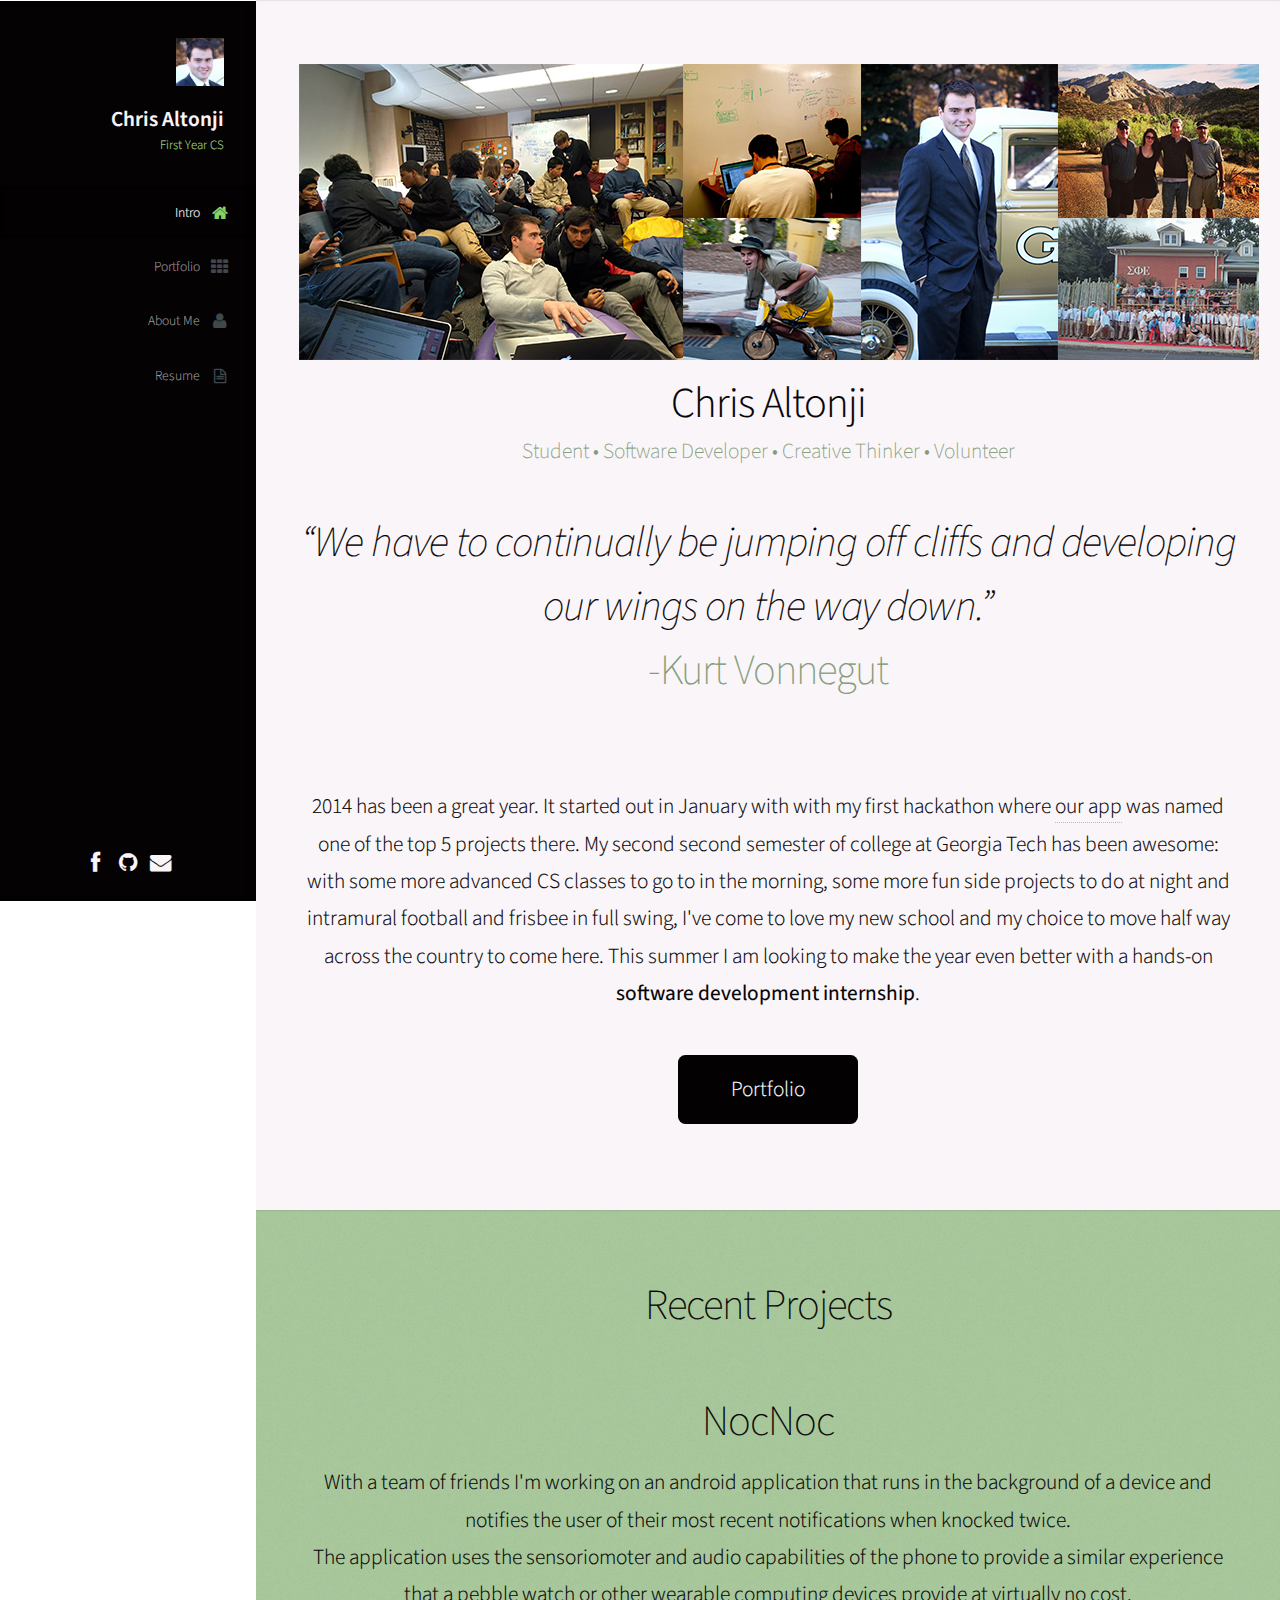
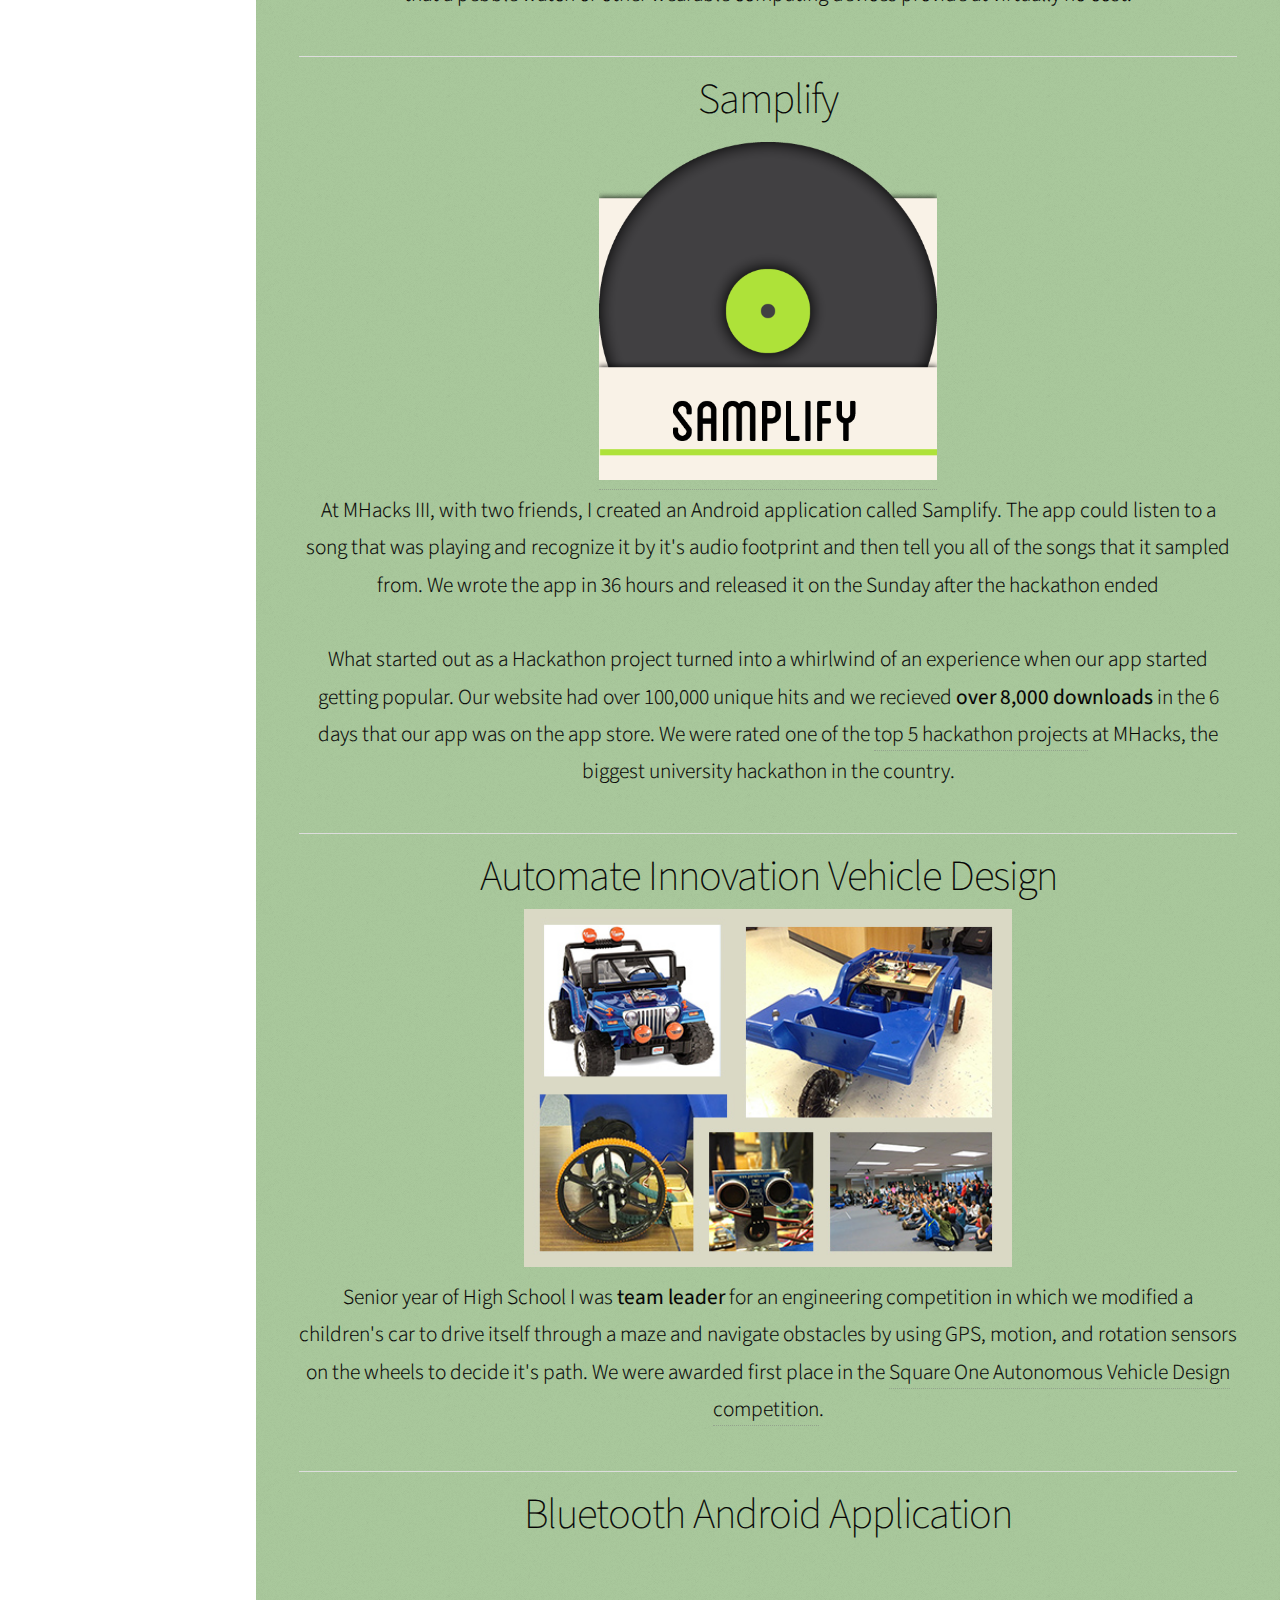
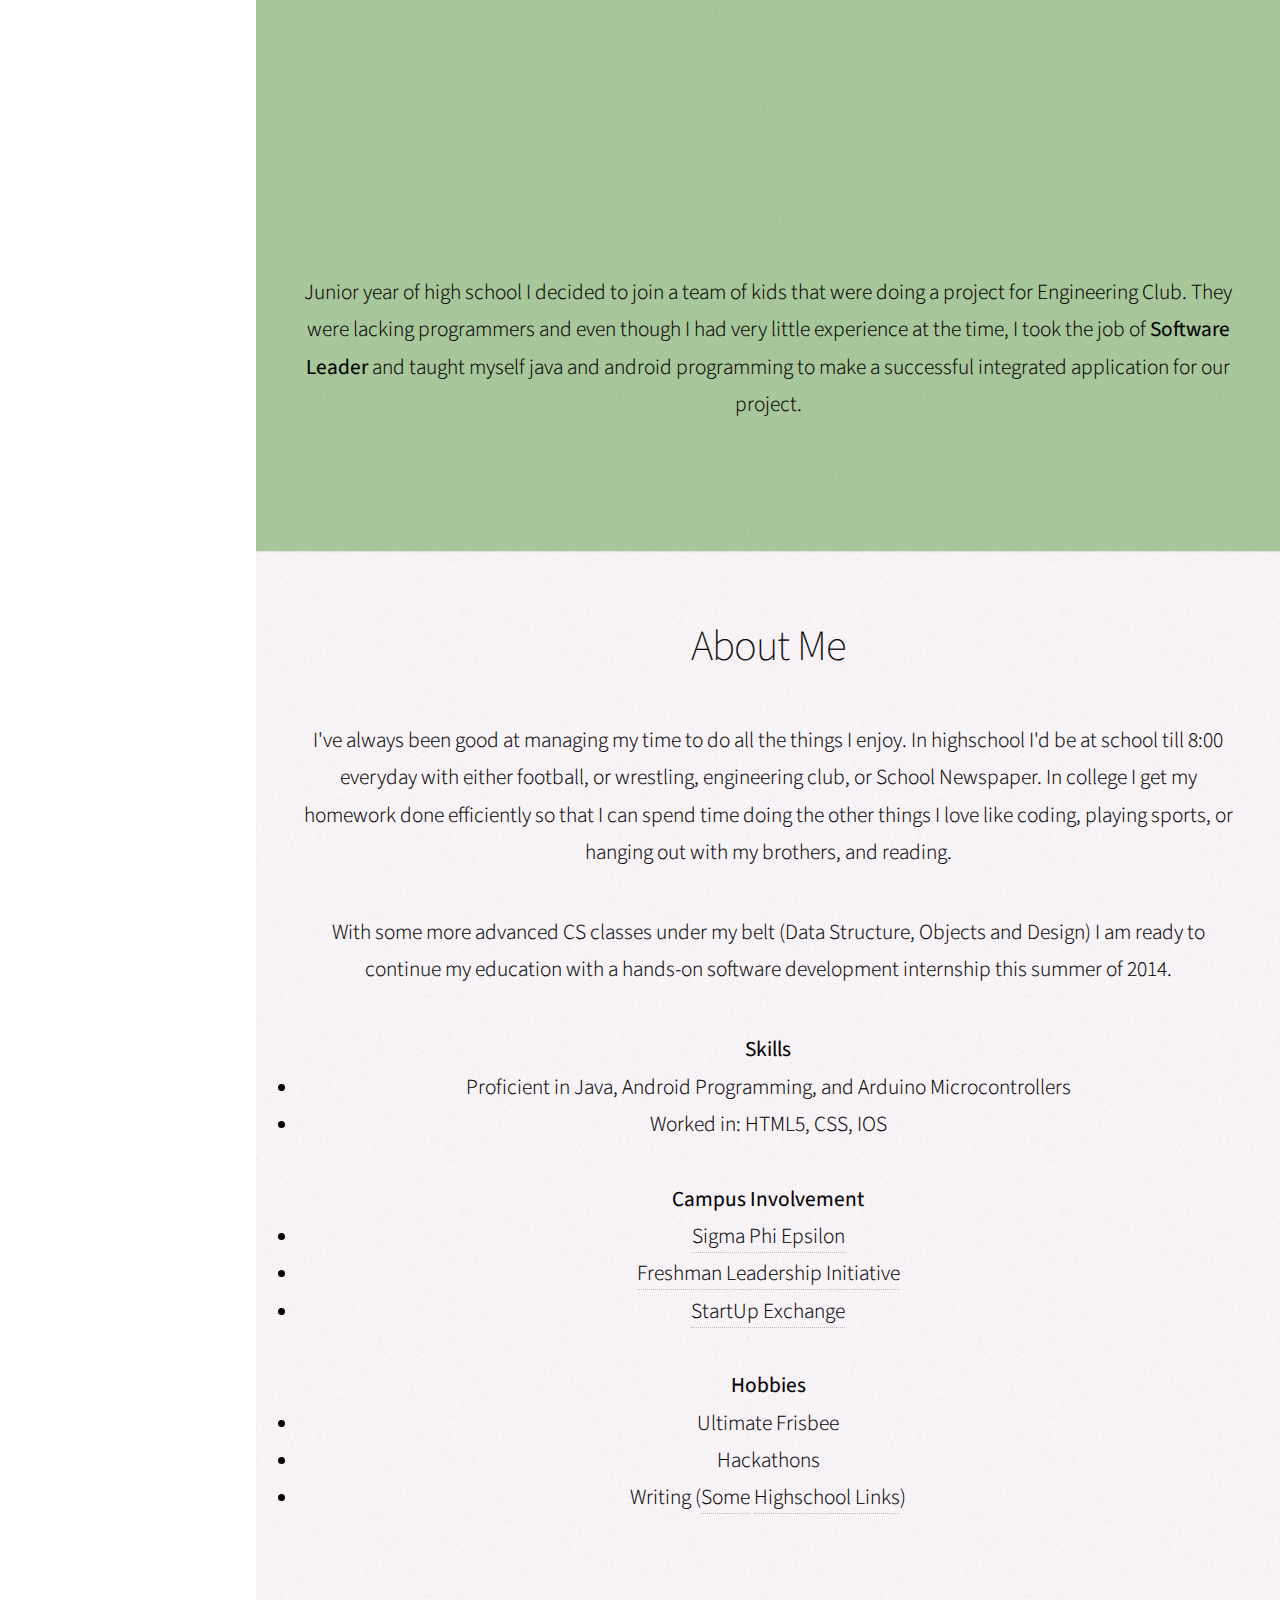
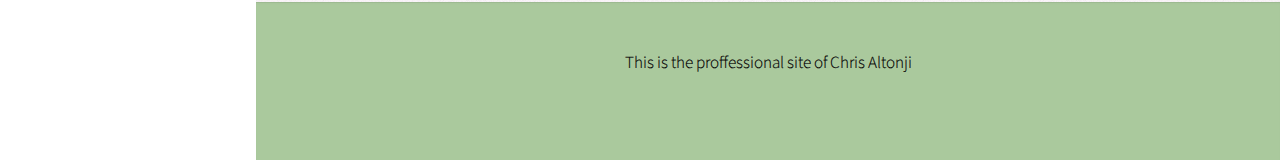
<file: index.html>
<!DOCTYPE HTML>
<!--
	Prologue 1.2 by HTML5 UP
	html5up.net | @n33co
	Free for personal and commercial use under the CCA 3.0 license (html5up.net/license)
-->
<html>
	<head>
		<title>Altonji, Chris</title>
		<link rel="shortcut icon" href="/favicon.ico" type="image/x-icon">
		<link rel="icon" href="/favicon.ico" type="image/x-icon">
		<meta http-equiv="content-type" content="text/html; charset=utf-8" />
		<meta name="description" content="" />
		<meta name="keywords" content="" />
		<link href="http://fonts.googleapis.com/css?family=Source+Sans+Pro:200,300,400,600" rel="stylesheet" type="text/css" />
		<!--[if lte IE 8]><script src="js/html5shiv.js"></script><![endif]-->
		<script src="js/jquery.min.js"></script>
		<script src="js/skel.min.js"></script>
		<script src="js/skel-panels.min.js"></script>
		<script src="js/init.js"></script>
		<noscript>
			<link rel="stylesheet" href="css/skel-noscript.css" />
			<link rel="stylesheet" href="css/style.css" />
			<link rel="stylesheet" href="css/style-wide.css" />
		</noscript>
		<!--[if lte IE 9]><link rel="stylesheet" href="css/ie9.css" /><![endif]-->
		<!--[if lte IE 8]><link rel="stylesheet" href="css/ie8.css" /><![endif]-->
	</head>
	<body>

		<!-- Header -->
			<div id="header" class="skel-panels-fixed">

				<div class="top">

					<!-- Logo -->
						<div id="logo">
							<span class="image avatar48"><img src="images/headshot.png" alt="" /></span>
							<h1 id="title">Chris Altonji</h1>
							<span class="byline">First Year CS</span>
						</div>

					<!-- Nav -->
						<nav id="nav">
							<!--
							
								Prologue's nav expects links in one of two formats:
								
								1. Hash link (scrolls to a different section within the page)
								
								   <li><a href="#foobar" id="foobar-link" class="skel-panels-ignoreHref"><span class="fa fa-whatever-icon-you-want">Foobar</span></a></li>

								2. Standard link (sends the user to another page/site)

								   <li><a href="http://foobar.tld"><span class="fa fa-whatever-icon-you-want">Foobar</span></a></li>
							
							-->
							<ul>
								<li><a href="#top" id="top-link" class="skel-panels-ignoreHref"><span class="fa fa-home">Intro</span></a></li>
								<li><a href="#portfolio" id="portfolio-link" class="skel-panels-ignoreHref"><span class="fa fa-th">Portfolio</span></a></li>
								<li><a href="#about" id="about-link" class="skel-panels-ignoreHref"><span class="fa fa-user">About Me</span></a></li>
								<li><a href="./images/ResumeForSummer2014.pdf" id="contact-link" class="skel-panels-ignoreHref"><span class="fa fa-file-text-o">Resume</span></a></li>
							</ul>
						</nav>
						
				</div>
				
				<div class="bottom">

					<!-- Social Icons -->
						<ul class="icons">
							<!--<li><a href="#" class="fa fa-twitter solo"><span>Twitter</span></a></li>-->
							<li><a href="https://www.facebook.com/chris.altonji" class="fa fa-facebook solo"><span>Facebook</span></a></li>
							<li><a href="https://github.com/caltonji" class="fa fa-github solo"><span>Github</span></a></li>
							<!--<li><a href="#" class="fa fa-dribbble solo"><span>Dribbble</span></a></li>-->
							<li><a href="mailto:caltonji@gatech.edu" class="fa fa-envelope solo"><span>Email</span></a></li>
						</ul>
				
				</div>
			
			</div>

		<!-- Main -->
			<div id="main">
			
				<!-- Intro -->
					<section id="top" class="one">
						<div class="container">

							<img class="image featured"><img src="images/altonji_collage.jpg" alt="" /></img>

							<header>
								<h2 class="alt"><strong>Chris Altonji</strong></h2>
								<h1 class = "alt">Student • Software Developer • Creative Thinker • Volunteer</h1>
							</header>
							<div class="quote">
								<h2 class = "quote">“We have to continually be jumping off cliffs and developing our wings on the way down.”<h2>
								<p class = "quote">-Kurt Vonnegut</p>
							</div>

							<p>2014 has been a great year.  It started out in January with with my first hackathon where <a href="#samplify" class="link scrolly">our app</a> was named one of the top 5 projects there. My second second semester of college at Georgia Tech has been awesome: with some more advanced CS classes to go to in the morning, some more fun side projects to do at night and intramural football and frisbee in full swing, I've come to love my new school and my choice to move half way across the country to come here. This summer I am looking to make the year even better with a hands-on <strong>software development internship</strong>.</p>

							<footer>
								<a href="#portfolio" class="button scrolly">Portfolio</a>
							</footer>

						</div>
					</section>
					
				<!-- Portfolio -->
					<section id="portfolio" class="two">
						<div class="container">
					
							<header style="padding-bottom: 10px;">
								<h2>Recent Projects</h2>
							</header>

							<h2 style="padding-bottom: 10px;">NocNoc</h2>
							<p>With a team of friends I'm working on an android application that runs in the background of a device and notifies the user of their most recent notifications when knocked twice.<br> The application uses the sensoriomoter and audio capabilities of the phone to provide a similar experience that a pebble watch or other wearable computing devices provide at virtually no cost.<p/>

							<hr />

							<h2 style="padding-bottom: 10px;" id="samplify">Samplify</h2>
							<a href="http://sampleface.co.uk/samples/samplify-app-identifies-samples-songs/"><img src="images/samplifylogo.png" style="width:36%; height:36%; margin: 0 auto;" alt="" /></a>

							<p>At MHacks III, with two friends, I created an Android application called Samplify. The app could listen to a song that was playing and recognize it by it's audio footprint and then tell you all of the songs that it sampled from. We wrote the app in 36 hours and released it on the Sunday after the hackathon ended<br><br>What started out as a Hackathon project turned into a whirlwind of an experience when our app started getting popular. Our website had over 100,000 unique hits and we recieved <strong>over 8,000 downloads</strong> in the 6 days that our app was on the app store.  We were rated one of the <a href="http://www.internmatch.com/blog/5-hacks-epic-university-hackathon">top 5 hackathon projects</a> at MHacks, the biggest university hackathon in the country.


							<hr />

							<h2>Automate Innovation Vehicle Design</h2>

							<img border="0" src="images/aivd_collage.jpg" alt="AIVD Collage" style="width:52%; height:52%; margin: 0 auto;">

							<p>Senior year of High School I was <strong>team leader</strong> for an engineering competition in which we modified a children's car to drive itself through a maze and navigate obstacles by using GPS, motion, and rotation sensors on the wheels to decide it's path. We were awarded first place in the <a href="http://www.squareonenetwork.org/innovative-vehicle-design/autonomous-innovative-vehicle-design-challenge/">Square One Autonomous Vehicle Design competition</a>.<p/>
							<hr />

							<h2>Bluetooth Android Application</h2>

							<iframe width="560" height="315" src="//www.youtube.com/embed/77-4PqFyEw8?rel=0" frameborder="0" allowfullscreen></iframe>

							<p>Junior year of high school I decided to join a team of kids that were doing a project for Engineering Club.  They were lacking programmers and even though I had very little experience at the time, I took the job of <strong>Software Leader</strong> and taught myself java and android programming to make a successful integrated application for our project.<p>
						<!--	<div class="row">
								<div class="4u">
									<article class="item">
										<a href="http://ineedchemicalx.deviantart.com/art/A-million-suns-384369739" class="image full"><img src="images/pic02.jpg" alt="" /></a>
										<header>
											<h3>Ipsum Feugiat</h3>
										</header>
									</article>
									<article class="item">
										<a href="http://ineedchemicalx.deviantart.com/art/Mind-is-a-clear-stage-375431607" class="image full"><img src="images/pic03.jpg" alt="" /></a>
										<header>
											<h3>Rhoncus Semper</h3>
										</header>
									</article>
								</div>
								<div class="4u">
									<article class="item">
										<a href="http://ineedchemicalx.deviantart.com/art/You-really-got-me-345249340" class="image full"><img src="images/pic04.jpg" alt="" /></a>
										<header>
											<h3>Magna Nullam</h3>
										</header>
									</article>
									<article class="item">
										<a href="http://ineedchemicalx.deviantart.com/art/Ad-infinitum-354203162" class="image full"><img src="images/pic05.jpg" alt="" /></a>
										<header>
											<h3>Natoque Vitae</h3>
										</header>
									</article>
								</div>
								<div class="4u">
									<article class="item">
										<a href="http://ineedchemicalx.deviantart.com/art/Elysium-355393900" class="image full"><img src="images/pic06.jpg" alt="" /></a>
										<header>
											<h3>Dolor Penatibus</h3>
										</header>
									</article>
									<article class="item">
										<a href="http://ineedchemicalx.deviantart.com/art/Emperor-of-the-Stars-370265193" class="image full"><img src="images/pic07.jpg" alt="" /></a>
										<header>
											<h3>Orci Convallis</h3>
										</header>
									</article>
								</div>
							</div>	
					-->
						</div>
					</section>
				

				<!-- About Me -->
					<section id="about" class="three">
						<div class="container">

							<header>
								<h2 style="margin: 0 auto;">About Me</h2>
							</header>

							<p>I've always been good at managing my time to do all the things I enjoy. In highschool I'd be at school till 8:00 everyday with either football, or wrestling, engineering club, or School Newspaper. In college I get my homework done efficiently so that I can spend time doing the other things I love like coding, playing sports, or hanging out with my brothers, and reading.</p>


							<p>With some more advanced CS classes under my belt (Data Structure, Objects and Design) I am ready to continue my education with a hands-on software development internship this summer of 2014.</p>

							<!-- <a href="http://ineedchemicalx.deviantart.com/art/Pasadena-357650036" class="image featured"><img src="images/pic08.jpg" alt="" /></a> -->
							<strong>Skills</strong>
							<ul.circle>
							<li>Proficient in Java, Android Programming, and Arduino Microcontrollers</li>
							<li>Worked in: HTML5, CSS, IOS</li>
							</ul>

							<br>

							<strong>Campus Involvement</strong>
							<ul.circle>
							<li><a href="http://www.sigep.ga/">Sigma Phi Epsilon</a></li>
							<li><a href="http://gtsf.gatech.edu/get-involved/join-committee/freshman-leadership-initiative?destination=node/39">Freshman Leadership Initiative</a></li>
							<li><a href="http://startupexchange.gatech.edu/">StartUp Exchange</a></li>
							</ul>

							<br>
							<strong>Hobbies</strong>
							<ul.circle>
							<li>Ultimate Frisbee</li>
							<li>Hackathons</li>
							<li>Writing (<a href="http://theoracle.glenbrook225.org/tag/chris-altonji/">Some</a> <a href="http://what-about-the-kids.blogspot.com/">Highschool Links</a>)</li>
							</ul>


						</div>
					</section>
			
				<!-- Contact -->
				<!--
					<section id="contact" class="four">
						<div class="container">

							<header>
								<h2>Contact</h2>
							</header>

							<p>If you have any questions feel free to contact me.</p>
							
							<form method="post" action="#">
								<div class="row half">
									<div class="6u"><input type="text" class="text" name="name" placeholder="Name" /></div>
									<div class="6u"><input type="text" class="text" name="email" placeholder="Email" /></div>
								</div>
								<div class="row half">
									<div class="12u">
										<textarea name="message" placeholder="Message"></textarea>
									</div>
								</div>
								<div class="row">
									<div class="12u">
										<a href="mailto:caltonji@gatech.edu" class="button submit">Send Message</a>
									</div>
								</div>
							</form>

						</div>
					</section>
			-->
			</div>
		
		<!-- Footer -->
			<div id="footer">
				
				<!-- Copyright -->
					<div class="copyright">
						<p>This is the proffessional site of Chris Altonji</p>
					</div>
				
			</div>

	</body>
</html>
</file>
<file: css/style-wide.css>
/*
	Prologue 1.2 by HTML5 UP
	html5up.net | @n33co
	Free for personal and commercial use under the CCA 3.0 license (html5up.net/license)
*/

/*********************************************************************************/
/* Basic                                                                         */
/*********************************************************************************/

	body,input,textarea,select
	{
		font-size: 17pt;
	}
	
/*********************************************************************************/
/* Header                                                                        */
/*********************************************************************************/

	#header
	{
		width: 300px;
	}
	
/*********************************************************************************/
/* Footer                                                                        */
/*********************************************************************************/

	#footer
	{
		margin-left: 300px;
	}
	
/*********************************************************************************/
/* Main                                                                          */
/*********************************************************************************/

	#main
	{
		margin-left: 300px;
	}
</file>
<file: css/ie9.css>
/*
	Prologue 1.2 by HTML5 UP
	html5up.net | @n33co
	Free for personal and commercial use under the CCA 3.0 license (html5up.net/license)
*/

/*********************************************************************************/
/* Basic                                                                         */
/*********************************************************************************/

	/* Buttons */
		
		.button
		{
			background-image: url('images/ie9/button.svg');
		}
</file>
<file: css/ie8.css>
/*
	Prologue 1.2 by HTML5 UP
	html5up.net | @n33co
	Free for personal and commercial use under the CCA 3.0 license (html5up.net/license)
*/

/*********************************************************************************/
/* Basic                                                                         */
/*********************************************************************************/

	/* Forms */

		form
		{
		}
		
			form input.text,
			form select,
			form textarea
			{
				-ms-behavior: url('css/PIE.htc');
			}
			
	/* Buttons */
		
		.button
		{
			-ms-behavior: url('css/PIE.htc');
		}
		
/*********************************************************************************/
/* Header                                                                        */
/*********************************************************************************/

	#nav
	{
	}
	
		#nav ul
		{
		}
		
			#nav ul li
			{
			}
			
				#nav ul li a
				{
					color: #888;
				}

					#nav ul li a.active
					{
						background: #1C2022;
					}

/*********************************************************************************/
/* Side Panel                                                                    */
/*********************************************************************************/

	#sidePanelToggle
	{
	}
	
		#sidePanelToggle .toggle
		{
			background-color: #888;
		}
</file>
<file: css/skel-noscript.css>
/* Resets (http://meyerweb.com/eric/tools/css/reset/ | v2.0 | 20110126 | License: none (public domain)) */

	html,body,div,span,applet,object,iframe,h1,h2,h3,h4,h5,h6,p,blockquote,pre,a,abbr,acronym,address,big,cite,code,del,dfn,em,img,ins,kbd,q,s,samp,small,strike,strong,sub,sup,tt,var,b,u,i,center,dl,dt,dd,ol,ul,li,fieldset,form,label,legend,table,caption,tbody,tfoot,thead,tr,th,td,article,aside,canvas,details,embed,figure,figcaption,footer,header,hgroup,menu,nav,output,ruby,section,summary,time,mark,audio,video{margin:0;padding:0;border:0;font-size:100%;font:inherit;vertical-align:baseline;}article,aside,details,figcaption,figure,footer,header,hgroup,menu,nav,section{display:block;}body{line-height:1;}ol,ul{list-style:none;}blockquote,q{quotes:none;}blockquote:before,blockquote:after,q:before,q:after{content:'';content:none;}table{border-collapse:collapse;border-spacing:0;}body{-webkit-text-size-adjust:none}

/* Box Model */

	*, *:before, *:after {
		-moz-box-sizing: border-box;
		-webkit-box-sizing: border-box;
		-o-box-sizing: border-box;
		-ms-box-sizing: border-box;
		box-sizing: border-box;
	}

/* Container */

	body {
		min-width: 1200px;
	}

	.container {
		width: 1200px;
		margin-left: auto;
		margin-right: auto;
	}

	/* Modifiers */
	
		.container.small {
			width: 900px;
		}

		.container.big {
			width: 100%;
			max-width: 1500px;
			min-width: 1200px;
		}

/* Grid */

	/* Cells */

		.\31 2u { width: 100% }
		.\31 1u { width: 91.6666666667% }
		.\31 0u { width: 83.3333333333% }
		.\39 u { width: 75% }
		.\38 u { width: 66.6666666667% }
		.\37 u { width: 58.3333333333% }
		.\36 u { width: 50% }
		.\35 u { width: 41.6666666667% }
		.\34 u { width: 33.3333333333% }
		.\33 u { width: 25% }
		.\32 u { width: 16.6666666667% }
		.\31 u { width: 8.3333333333% }
		.\-11u { margin-left: 91.6666666667% }
		.\-10u { margin-left: 83.3333333333% }
		.\-9u { margin-left: 75% }
		.\-8u { margin-left: 66.6666666667% }
		.\-7u { margin-left: 58.3333333333% }
		.\-6u { margin-left: 50% }
		.\-5u { margin-left: 41.6666666667% }
		.\-4u { margin-left: 33.3333333333% }
		.\-3u { margin-left: 25% }
		.\-2u { margin-left: 16.6666666667% }
		.\-1u { margin-left: 8.3333333333% }

		.row > * {
			padding: 40px 0 0 40px;
			float: left;
			-moz-box-sizing: border-box;
			-webkit-box-sizing: border-box;
			-o-box-sizing: border-box;
			-ms-box-sizing: border-box;
			box-sizing: border-box;
		}

		.row + .row > * {
			padding-top: 40px;
		}

		.row {
			margin-left: -40px;
		}

	/* Rows */

		.row:after {
			content: '';
			display: block;
			clear: both;
			height: 0;
		}

		.row:first-child > * {
			padding-top: 0;
		}

		.row > * {
			padding-top: 0;
		}

		/* Modifiers */

			/* Flush */

				.row.flush {
					margin-left: 0;
				}

				.row.flush > * {
					padding: 0 !important;
				}

			/* Quarter */

				.row.quarter > * {
					padding: 10px 0 0 10px;
				}

				.row.quarter + .row.quarter > * {
					padding-top: 10px;
				}

				.row.quarter {
					margin-left: -10px;
				}

			/* Half */

				.row.half > * {
					padding: 20px 0 0 20px;
				}

				.row.half + .row.half > * {
					padding-top: 20px;
				}

				.row.half {
					margin-left: -20px;
				}

			/* One and (a) Half */

				.row.oneandhalf > * {
					padding: 60px 0 0 60px;
				}

				.row.oneandhalf + .row.oneandhalf > * {
					padding-top: 60px;
				}

				.row.oneandhalf {
					margin-left: -60px;
				}

			/* Double */

				.row.double > * {
					padding: 80px 0 0 80px;
				}

				.row.double + .row.double > * {
					padding-top: 80px;
				}

				.row.double {
					margin-left: -80px;
				}
</file>
<file: css/style.css>
@charset 'UTF-8';

@font-face{font-family:'FontAwesome';src:url('font/fontawesome-webfont.eot?v=4.0.1');src:url('font/fontawesome-webfont.eot?#iefix&v=4.0.1') format('embedded-opentype'),url('font/fontawesome-webfont.woff?v=4.0.1') format('woff'),url('font/fontawesome-webfont.ttf?v=4.0.1') format('truetype'),url('font/fontawesome-webfont.svg?v=4.0.1#fontawesomeregular') format('svg');font-weight:normal;font-style:normal}

/*
	Prologue 1.2 by HTML5 UP
	html5up.net | @n33co
	Free for personal and commercial use under the CCA 3.0 license (html5up.net/license)
*/

/*********************************************************************************/
/* Basic                                                                         */
/*********************************************************************************/

	body
	{
		background: #fff;
	}

	body,input,textarea,select
	{
		font-family: 'Source Sans Pro', sans-serif;
		font-size: 19pt;
		font-weight: 300;
		line-height: 1.75em;
		color: #040203;
		-webkit-text-stroke: 0.15px;
	}

	h1,h2,h3,h4,h5,h6
	{
		font-weight: 200;
		color: #040203;
		line-height: 1.5em;
	}
	
		h1 a, h2 a, h3 a, h4 a, h5 a, h6 a
		{
			color: inherit;
			text-decoration: none;
		}

		h1 strong, h2 strong, h3 strong, h4 strong, h5 strong, h6 strong
		{
			font-weight: 300;
		}
			h1.alt {
				color: #829C79;
			}
		h2
		{
			font-size: 2em;
			letter-spacing: -1px;
		}
		
			h2.quote {
				color: #040203;
				font-style: italic;
			}

			h2.alt
			{
				color: #AAC99D;
			}
			
			h2.alt strong
			{
				color: #040203;
			}

		h3
		{
			font-size: 1.5em;
		}

	header
	{
		margin: 0 0 2em 0;
	}

	footer
	{
		margin: 2em 0 0 0;
	}

	strong, b
	{
		font-weight: 400;
		color: #040203;
	}
	
	em, i
	{
		font-style: italic;
	}

	a
	{
		text-decoration: none;
		color: inherit;
		border-bottom: dotted 1px rgba(128,128,128,0.5);
		-moz-transition: color 0.35s ease-in-out, border-bottom-color 0.35s ease-in-out;
		-webkit-transition: color 0.35s ease-in-out, border-bottom-color 0.35s ease-in-out;
		-o-transition: color 0.35s ease-in-out, border-bottom-color 0.35s ease-in-out;
		-ms-transition: color 0.35s ease-in-out, border-bottom-color 0.35s ease-in-out;
		transition: color 0.35s ease-in-out, border-bottom-color 0.35s ease-in-out;
		outline: 0;
	}

		a:hover
		{
			color: #d392b8;
			border-bottom-color: rgba(255,255,255,0);
		}

		a.contact-link:hover {
			color: #FFD8D8;
		}
	sub
	{
		position: relative;
		top: 0.5em;
		font-size: 0.8em;
	}
	
	sup
	{
		position: relative;
		top: -0.5em;
		font-size: 0.8em;
	}
	
	hr
	{
		border: 0;
		border-top: solid 1px #ddd;
	}
	
	blockquote
	{
		border-left: solid 0.5em #ddd;
		padding: 1em 0 1em 2em;
		font-style: italic;
	}
	
	p, ul, ol, dl, table
	{
		margin-bottom: 2em;
	}

		p.quote {
			color: #829C79;
		}

	br.clear
	{
		clear: both;
	}

	/* Sections/Articles */
	
		section,
		article
		{
			margin-bottom: 3em;
		}
		
		section > :last-child,
		article > :last-child,
		section > .container > :last-child,
		article > .container > :last-child
		{
			margin-bottom: 0;
		}

		section:last-child,
		article:last-child
		{
			margin-bottom: 0;
		}

		.row > section,
		.row > article
		{
			margin-bottom: 0;
		}

	/* Images */

		.image
		{
			display: inline-block;
			border: 0;
		}
		
			.image img
			{
				display: block;
				width: 100%;
			}
			
			.image.avatar48
			{
				width: 48px;
				height: 48px;
				background: #f00;
			}
			
				.image.avatar48 img
				{
					width: 48px;
					height: 48px;
				}

			.image.full
			{
				display: block;
				width: 100%;
			}
			
			.image.featured
			{
				display: block;
				width: 100%;
				margin: 0 0 2em 0;
			}
			
			.image.left
			{
				float: left;
				margin: 0 2em 2em 0;
			}
			
			.image.centered
			{
				display: block;
				margin: 0 0 2em 0;
			}

				.image.centered img
				{
					margin: 0 auto;
					width: auto;
				}

	/* Lists */

		ul.default
		{
			list-style: disc;
			padding-left: 1em;
		}
		
			ul.default li
			{
				padding-left: 0.5em;
			}		

		ul.icons
		{
			cursor: default;
		}	
		
			ul.icons li
			{
				display: inline-block;
			}
			
				ul.icons a
				{
					display: inline-block;
					width: 2em;
					height: 2em;
					line-height: 2em;
					text-align: center;
					border: 0;
				}

		ul.menu
		{
			cursor: default;
		}
		
			ul.menu li
			{
				display: inline-block;
				line-height: 1em;
				border-left: solid 1px rgba(128,128,128,0.35);
				padding: 0 0 0 0.5em;
				margin: 0 0 0 0.5em;
			}
			
			ul.menu li:first-child
			{
				border-left: 0;
				padding-left: 0;
				margin-left: 0;
			}

		ol.default
		{
			list-style: decimal;
			padding-left: 1.25em;
		}

			ol.default li
			{
				padding-left: 0.25em;
			}

	/* Forms */

		form
		{
		}
		
			form label
			{
				display: block;
				text-align: left;
				margin-bottom: 0.5em;
			}
		
			form input.text,
			form select,
			form textarea
			{
				position: relative;
				-webkit-appearance: none;
				display: block;
				border: 0;
				background: #fff;
				background: rgba(255,255,255,0.75);
				width: 100%;
				border-radius: 0.35em;
				padding: 0.75em 1em 0.75em 1em;
				box-shadow: inset 0 0.1em 0.1em 0 rgba(0,0,0,0.05);
				border: solid 1px rgba(0,0,0,0.15);
				-moz-transition: all 0.35s ease-in-out;
				-webkit-transition: all 0.35s ease-in-out;
				-o-transition: all 0.35s ease-in-out;
				-ms-transition: all 0.35s ease-in-out;
				transition: all 0.35s ease-in-out;
			}

				form input.text:hover,
				form select:hover,
				form textarea:hover
				{
				}

				form input.text:focus,
				form select:focus,
				form textarea:focus
				{
					box-shadow: 0 0 2px 1px #8ededc;
					background: #fff;
				}
				
				form textarea
				{
					min-height: 14em;
				}

				form .formerize-placeholder
				{
					color: #555 !important;
				}

				form ::-webkit-input-placeholder
				{
					color: #555 !important;
				}

				form :-moz-placeholder
				{
					color: #555 !important;
				}

				form ::-moz-placeholder
				{
					color: #555 !important;
				}

				form :-ms-input-placeholder
				{
					color: #555 !important;
				}

				form ::-moz-focus-inner
				{
					border: 0;
				}
			
	/* Tables */
	
		table
		{
			width: 100%;
		}
		
			table.default
			{
				width: 100%;
				text-align: left;
			}
			
				table.default tbody tr:nth-child(2n+2)
				{
					background: #f4f4f4;
				}
				
				table.default td
				{
					padding: 0.5em 1em 0.5em 1em;
				}
				
				table.default th
				{
					text-align: left;
					padding: 0.5em 1em 0.5em 1em;
					color: #fff;
					background: #222729 url('images/overlay.png');
				}
			
				table.default thead
				{
					background: #444;
					color: #fff;
				}
				
				table.default tfoot
				{
					background: #eee;
				}
				
				table.default tbody
				{
				}

	/* Buttons */
		
		.button
		{
			position: relative;
			display: inline-block;
			border-radius: 0.35em;
			color: #fff !important;
			text-decoration: none;
			padding: 0.75em 2.5em 0.75em 2.5em;
			background-color: #040203;
			border: 0;
			cursor: pointer;
			background-image: -moz-linear-gradient(top, rgba(0,0,0,0), rgba(0,0,0,0.15)), url('images/overlay.png');
			background-image: -webkit-linear-gradient(top, rgba(0,0,0,0), rgba(0,0,0,0.15)), url('images/overlay.png');
			background-image: -o-linear-gradient(top, rgba(0,0,0,0), rgba(0,0,0,0.15)), url('images/overlay.png');
			background-image: -ms-linear-gradient(top, rgba(0,0,0,0), rgba(0,0,0,0.15)), url('images/overlay.png');
			background-image: linear-gradient(top, rgba(0,0,0,0), rgba(0,0,0,0.15)), url('images/overlay.png');			
			-moz-transition: background-color 0.35s ease-in-out;
			-webkit-transition: background-color 0.35s ease-in-out;
			-o-transition: background-color 0.35s ease-in-out;
			-ms-transition: background-color 0.35s ease-in-out;
			transition: background-color 0.35s ease-in-out;
		}

			.button:hover
			{
				background-color: #d392b8;
			}
			
			.button:active
			{
				background-color: #040203;
			}
		
	/* Item */
	
		.item
		{
			box-shadow: 0 0.05em 0.15em 0 rgba(0,0,0,0.05);
			margin-bottom: 40px;
		}
		
			.item header
			{
				background: #fff;
				margin: 0;
				padding: 1em 0 1em 0;
				font-size: 0.8em;
			}

				.item header h3
				{
					font-size: 1em;
				}

/*********************************************************************************/
/* Icons                                                                         */
/* Powered by Font Awesome by Dave Gandy | http://fontawesome.io                 */
/* Licensed under the SIL OFL 1.1 (font), MIT (CSS)                              */
/*********************************************************************************/

	.fa
	{
		text-decoration: none;
	}

		.fa.solo
		{
		}
		
			.fa.solo span
			{
				display: none;
			}

		.fa:before
		{
			display:inline-block;
			font-family: FontAwesome;
			font-size: 1.25em;
			text-decoration: none;
			font-style: normal;
			font-weight: normal;
			line-height: 1;
			-webkit-font-smoothing:antialiased;
			-moz-osx-font-smoothing:grayscale;
		}

		.fa-lg{font-size:1.3333333333333333em;line-height:.75em;vertical-align:-15%}
		.fa-2x{font-size:2em}
		.fa-3x{font-size:3em}
		.fa-4x{font-size:4em}
		.fa-5x{font-size:5em}
		.fa-fw{width:1.2857142857142858em;text-align:center}
		.fa-ul{padding-left:0;margin-left:2.142857142857143em;list-style-type:none}.fa-ul>li{position:relative}
		.fa-li{position:absolute;left:-2.142857142857143em;width:2.142857142857143em;top:.14285714285714285em;text-align:center}.fa-li.fa-lg{left:-1.8571428571428572em}
		.fa-border{padding:.2em .25em .15em;border:solid .08em #eee;border-radius:.1em}
		.pull-right{float:right}
		.pull-left{float:left}
		.fa.pull-left{margin-right:.3em}
		.fa.pull-right{margin-left:.3em}
		.fa-spin{-webkit-animation:spin 2s infinite linear;-moz-animation:spin 2s infinite linear;-o-animation:spin 2s infinite linear;animation:spin 2s infinite linear}
		@-moz-keyframes spin{0%{-moz-transform:rotate(0deg)} 100%{-moz-transform:rotate(359deg)}}@-webkit-keyframes spin{0%{-webkit-transform:rotate(0deg)} 100%{-webkit-transform:rotate(359deg)}}@-o-keyframes spin{0%{-o-transform:rotate(0deg)} 100%{-o-transform:rotate(359deg)}}@-ms-keyframes spin{0%{-ms-transform:rotate(0deg)} 100%{-ms-transform:rotate(359deg)}}@keyframes spin{0%{transform:rotate(0deg)} 100%{transform:rotate(359deg)}}.fa-rotate-90{filter:progid:DXImageTransform.Microsoft.BasicImage(rotation=1);-webkit-transform:rotate(90deg);-moz-transform:rotate(90deg);-ms-transform:rotate(90deg);-o-transform:rotate(90deg);transform:rotate(90deg)}
		.fa-rotate-180{filter:progid:DXImageTransform.Microsoft.BasicImage(rotation=2);-webkit-transform:rotate(180deg);-moz-transform:rotate(180deg);-ms-transform:rotate(180deg);-o-transform:rotate(180deg);transform:rotate(180deg)}
		.fa-rotate-270{filter:progid:DXImageTransform.Microsoft.BasicImage(rotation=3);-webkit-transform:rotate(270deg);-moz-transform:rotate(270deg);-ms-transform:rotate(270deg);-o-transform:rotate(270deg);transform:rotate(270deg)}
		.fa-flip-horizontal{filter:progid:DXImageTransform.Microsoft.BasicImage(rotation=0, mirror=1);-webkit-transform:scale(-1, 1);-moz-transform:scale(-1, 1);-ms-transform:scale(-1, 1);-o-transform:scale(-1, 1);transform:scale(-1, 1)}
		.fa-flip-vertical{filter:progid:DXImageTransform.Microsoft.BasicImage(rotation=2, mirror=1);-webkit-transform:scale(1, -1);-moz-transform:scale(1, -1);-ms-transform:scale(1, -1);-o-transform:scale(1, -1);transform:scale(1, -1)}
		.fa-stack{position:relative;display:inline-block;width:2em;height:2em;line-height:2em;vertical-align:middle}
		.fa-stack-1x,.fa-stack-2x{position:absolute;left:0;width:100%;text-align:center}
		.fa-stack-1x{line-height:inherit}
		.fa-stack-2x{font-size:2em}
		.fa-inverse{color:#fff}
		.fa-glass:before{content:"\f000"}
		.fa-music:before{content:"\f001"}
		.fa-search:before{content:"\f002"}
		.fa-envelope-o:before{content:"\f003"}
		.fa-heart:before{content:"\f004"}
		.fa-star:before{content:"\f005"}
		.fa-star-o:before{content:"\f006"}
		.fa-user:before{content:"\f007"}
		.fa-film:before{content:"\f008"}
		.fa-th-large:before{content:"\f009"}
		.fa-th:before{content:"\f00a"}
		.fa-th-list:before{content:"\f00b"}
		.fa-check:before{content:"\f00c"}
		.fa-times:before{content:"\f00d"}
		.fa-search-plus:before{content:"\f00e"}
		.fa-search-minus:before{content:"\f010"}
		.fa-power-off:before{content:"\f011"}
		.fa-signal:before{content:"\f012"}
		.fa-gear:before,.fa-cog:before{content:"\f013"}
		.fa-trash-o:before{content:"\f014"}
		.fa-home:before{content:"\f015"}
		.fa-file-o:before{content:"\f016"}
		.fa-clock-o:before{content:"\f017"}
		.fa-road:before{content:"\f018"}
		.fa-download:before{content:"\f019"}
		.fa-arrow-circle-o-down:before{content:"\f01a"}
		.fa-arrow-circle-o-up:before{content:"\f01b"}
		.fa-inbox:before{content:"\f01c"}
		.fa-play-circle-o:before{content:"\f01d"}
		.fa-rotate-right:before,.fa-repeat:before{content:"\f01e"}
		.fa-refresh:before{content:"\f021"}
		.fa-list-alt:before{content:"\f022"}
		.fa-lock:before{content:"\f023"}
		.fa-flag:before{content:"\f024"}
		.fa-headphones:before{content:"\f025"}
		.fa-volume-off:before{content:"\f026"}
		.fa-volume-down:before{content:"\f027"}
		.fa-volume-up:before{content:"\f028"}
		.fa-qrcode:before{content:"\f029"}
		.fa-barcode:before{content:"\f02a"}
		.fa-tag:before{content:"\f02b"}
		.fa-tags:before{content:"\f02c"}
		.fa-book:before{content:"\f02d"}
		.fa-bookmark:before{content:"\f02e"}
		.fa-print:before{content:"\f02f"}
		.fa-camera:before{content:"\f030"}
		.fa-font:before{content:"\f031"}
		.fa-bold:before{content:"\f032"}
		.fa-italic:before{content:"\f033"}
		.fa-text-height:before{content:"\f034"}
		.fa-text-width:before{content:"\f035"}
		.fa-align-left:before{content:"\f036"}
		.fa-align-center:before{content:"\f037"}
		.fa-align-right:before{content:"\f038"}
		.fa-align-justify:before{content:"\f039"}
		.fa-list:before{content:"\f03a"}
		.fa-dedent:before,.fa-outdent:before{content:"\f03b"}
		.fa-indent:before{content:"\f03c"}
		.fa-video-camera:before{content:"\f03d"}
		.fa-picture-o:before{content:"\f03e"}
		.fa-pencil:before{content:"\f040"}
		.fa-map-marker:before{content:"\f041"}
		.fa-adjust:before{content:"\f042"}
		.fa-tint:before{content:"\f043"}
		.fa-edit:before,.fa-pencil-square-o:before{content:"\f044"}
		.fa-share-square-o:before{content:"\f045"}
		.fa-check-square-o:before{content:"\f046"}
		.fa-move:before{content:"\f047"}
		.fa-step-backward:before{content:"\f048"}
		.fa-fast-backward:before{content:"\f049"}
		.fa-backward:before{content:"\f04a"}
		.fa-play:before{content:"\f04b"}
		.fa-pause:before{content:"\f04c"}
		.fa-stop:before{content:"\f04d"}
		.fa-forward:before{content:"\f04e"}
		.fa-fast-forward:before{content:"\f050"}
		.fa-step-forward:before{content:"\f051"}
		.fa-eject:before{content:"\f052"}
		.fa-chevron-left:before{content:"\f053"}
		.fa-chevron-right:before{content:"\f054"}
		.fa-plus-circle:before{content:"\f055"}
		.fa-minus-circle:before{content:"\f056"}
		.fa-times-circle:before{content:"\f057"}
		.fa-check-circle:before{content:"\f058"}
		.fa-question-circle:before{content:"\f059"}
		.fa-info-circle:before{content:"\f05a"}
		.fa-crosshairs:before{content:"\f05b"}
		.fa-times-circle-o:before{content:"\f05c"}
		.fa-check-circle-o:before{content:"\f05d"}
		.fa-ban:before{content:"\f05e"}
		.fa-arrow-left:before{content:"\f060"}
		.fa-arrow-right:before{content:"\f061"}
		.fa-arrow-up:before{content:"\f062"}
		.fa-arrow-down:before{content:"\f063"}
		.fa-mail-forward:before,.fa-share:before{content:"\f064"}
		.fa-resize-full:before{content:"\f065"}
		.fa-resize-small:before{content:"\f066"}
		.fa-plus:before{content:"\f067"}
		.fa-minus:before{content:"\f068"}
		.fa-asterisk:before{content:"\f069"}
		.fa-exclamation-circle:before{content:"\f06a"}
		.fa-gift:before{content:"\f06b"}
		.fa-leaf:before{content:"\f06c"}
		.fa-fire:before{content:"\f06d"}
		.fa-eye:before{content:"\f06e"}
		.fa-eye-slash:before{content:"\f070"}
		.fa-warning:before,.fa-exclamation-triangle:before{content:"\f071"}
		.fa-plane:before{content:"\f072"}
		.fa-calendar:before{content:"\f073"}
		.fa-random:before{content:"\f074"}
		.fa-comment:before{content:"\f075"}
		.fa-magnet:before{content:"\f076"}
		.fa-chevron-up:before{content:"\f077"}
		.fa-chevron-down:before{content:"\f078"}
		.fa-retweet:before{content:"\f079"}
		.fa-shopping-cart:before{content:"\f07a"}
		.fa-folder:before{content:"\f07b"}
		.fa-folder-open:before{content:"\f07c"}
		.fa-resize-vertical:before{content:"\f07d"}
		.fa-resize-horizontal:before{content:"\f07e"}
		.fa-bar-chart-o:before{content:"\f080"}
		.fa-twitter-square:before{content:"\f081"}
		.fa-facebook-square:before{content:"\f082"}
		.fa-camera-retro:before{content:"\f083"}
		.fa-key:before{content:"\f084"}
		.fa-gears:before,.fa-cogs:before{content:"\f085"}
		.fa-comments:before{content:"\f086"}
		.fa-thumbs-o-up:before{content:"\f087"}
		.fa-thumbs-o-down:before{content:"\f088"}
		.fa-star-half:before{content:"\f089"}
		.fa-heart-o:before{content:"\f08a"}
		.fa-sign-out:before{content:"\f08b"}
		.fa-linkedin-square:before{content:"\f08c"}
		.fa-thumb-tack:before{content:"\f08d"}
		.fa-external-link:before{content:"\f08e"}
		.fa-sign-in:before{content:"\f090"}
		.fa-trophy:before{content:"\f091"}
		.fa-github-square:before{content:"\f092"}
		.fa-upload:before{content:"\f093"}
		.fa-lemon-o:before{content:"\f094"}
		.fa-phone:before{content:"\f095"}
		.fa-square-o:before{content:"\f096"}
		.fa-bookmark-o:before{content:"\f097"}
		.fa-phone-square:before{content:"\f098"}
		.fa-twitter:before{content:"\f099"}
		.fa-facebook:before{content:"\f09a"}
		.fa-github:before{content:"\f09b"}
		.fa-unlock:before{content:"\f09c"}
		.fa-credit-card:before{content:"\f09d"}
		.fa-rss:before{content:"\f09e"}
		.fa-hdd-o:before{content:"\f0a0"}
		.fa-bullhorn:before{content:"\f0a1"}
		.fa-bell:before{content:"\f0f3"}
		.fa-certificate:before{content:"\f0a3"}
		.fa-hand-o-right:before{content:"\f0a4"}
		.fa-hand-o-left:before{content:"\f0a5"}
		.fa-hand-o-up:before{content:"\f0a6"}
		.fa-hand-o-down:before{content:"\f0a7"}
		.fa-arrow-circle-left:before{content:"\f0a8"}
		.fa-arrow-circle-right:before{content:"\f0a9"}
		.fa-arrow-circle-up:before{content:"\f0aa"}
		.fa-arrow-circle-down:before{content:"\f0ab"}
		.fa-globe:before{content:"\f0ac"}
		.fa-wrench:before{content:"\f0ad"}
		.fa-tasks:before{content:"\f0ae"}
		.fa-filter:before{content:"\f0b0"}
		.fa-briefcase:before{content:"\f0b1"}
		.fa-fullscreen:before{content:"\f0b2"}
		.fa-group:before{content:"\f0c0"}
		.fa-chain:before,.fa-link:before{content:"\f0c1"}
		.fa-cloud:before{content:"\f0c2"}
		.fa-flask:before{content:"\f0c3"}
		.fa-cut:before,.fa-scissors:before{content:"\f0c4"}
		.fa-copy:before,.fa-files-o:before{content:"\f0c5"}
		.fa-paperclip:before{content:"\f0c6"}
		.fa-save:before,.fa-floppy-o:before{content:"\f0c7"}
		.fa-square:before{content:"\f0c8"}
		.fa-reorder:before{content:"\f0c9"}
		.fa-list-ul:before{content:"\f0ca"}
		.fa-list-ol:before{content:"\f0cb"}
		.fa-strikethrough:before{content:"\f0cc"}
		.fa-underline:before{content:"\f0cd"}
		.fa-table:before{content:"\f0ce"}
		.fa-magic:before{content:"\f0d0"}
		.fa-truck:before{content:"\f0d1"}
		.fa-pinterest:before{content:"\f0d2"}
		.fa-pinterest-square:before{content:"\f0d3"}
		.fa-google-plus-square:before{content:"\f0d4"}
		.fa-google-plus:before{content:"\f0d5"}
		.fa-money:before{content:"\f0d6"}
		.fa-caret-down:before{content:"\f0d7"}
		.fa-caret-up:before{content:"\f0d8"}
		.fa-caret-left:before{content:"\f0d9"}
		.fa-caret-right:before{content:"\f0da"}
		.fa-columns:before{content:"\f0db"}
		.fa-unsorted:before,.fa-sort:before{content:"\f0dc"}
		.fa-sort-down:before,.fa-sort-asc:before{content:"\f0dd"}
		.fa-sort-up:before,.fa-sort-desc:before{content:"\f0de"}
		.fa-envelope:before{content:"\f0e0"}
		.fa-linkedin:before{content:"\f0e1"}
		.fa-rotate-left:before,.fa-undo:before{content:"\f0e2"}
		.fa-legal:before,.fa-gavel:before{content:"\f0e3"}
		.fa-dashboard:before,.fa-tachometer:before{content:"\f0e4"}
		.fa-comment-o:before{content:"\f0e5"}
		.fa-comments-o:before{content:"\f0e6"}
		.fa-flash:before,.fa-bolt:before{content:"\f0e7"}
		.fa-sitemap:before{content:"\f0e8"}
		.fa-umbrella:before{content:"\f0e9"}
		.fa-paste:before,.fa-clipboard:before{content:"\f0ea"}
		.fa-lightbulb-o:before{content:"\f0eb"}
		.fa-exchange:before{content:"\f0ec"}
		.fa-cloud-download:before{content:"\f0ed"}
		.fa-cloud-upload:before{content:"\f0ee"}
		.fa-user-md:before{content:"\f0f0"}
		.fa-stethoscope:before{content:"\f0f1"}
		.fa-suitcase:before{content:"\f0f2"}
		.fa-bell-o:before{content:"\f0a2"}
		.fa-coffee:before{content:"\f0f4"}
		.fa-cutlery:before{content:"\f0f5"}
		.fa-file-text-o:before{content:"\f0f6"}
		.fa-building:before{content:"\f0f7"}
		.fa-hospital:before{content:"\f0f8"}
		.fa-ambulance:before{content:"\f0f9"}
		.fa-medkit:before{content:"\f0fa"}
		.fa-fighter-jet:before{content:"\f0fb"}
		.fa-beer:before{content:"\f0fc"}
		.fa-h-square:before{content:"\f0fd"}
		.fa-plus-square:before{content:"\f0fe"}
		.fa-angle-double-left:before{content:"\f100"}
		.fa-angle-double-right:before{content:"\f101"}
		.fa-angle-double-up:before{content:"\f102"}
		.fa-angle-double-down:before{content:"\f103"}
		.fa-angle-left:before{content:"\f104"}
		.fa-angle-right:before{content:"\f105"}
		.fa-angle-up:before{content:"\f106"}
		.fa-angle-down:before{content:"\f107"}
		.fa-desktop:before{content:"\f108"}
		.fa-laptop:before{content:"\f109"}
		.fa-tablet:before{content:"\f10a"}
		.fa-mobile-phone:before,.fa-mobile:before{content:"\f10b"}
		.fa-circle-o:before{content:"\f10c"}
		.fa-quote-left:before{content:"\f10d"}
		.fa-quote-right:before{content:"\f10e"}
		.fa-spinner:before{content:"\f110"}
		.fa-circle:before{content:"\f111"}
		.fa-mail-reply:before,.fa-reply:before{content:"\f112"}
		.fa-github-alt:before{content:"\f113"}
		.fa-folder-o:before{content:"\f114"}
		.fa-folder-open-o:before{content:"\f115"}
		.fa-expand-o:before{content:"\f116"}
		.fa-collapse-o:before{content:"\f117"}
		.fa-smile-o:before{content:"\f118"}
		.fa-frown-o:before{content:"\f119"}
		.fa-meh-o:before{content:"\f11a"}
		.fa-gamepad:before{content:"\f11b"}
		.fa-keyboard-o:before{content:"\f11c"}
		.fa-flag-o:before{content:"\f11d"}
		.fa-flag-checkered:before{content:"\f11e"}
		.fa-terminal:before{content:"\f120"}
		.fa-code:before{content:"\f121"}
		.fa-reply-all:before{content:"\f122"}
		.fa-mail-reply-all:before{content:"\f122"}
		.fa-star-half-empty:before,.fa-star-half-full:before,.fa-star-half-o:before{content:"\f123"}
		.fa-location-arrow:before{content:"\f124"}
		.fa-crop:before{content:"\f125"}
		.fa-code-fork:before{content:"\f126"}
		.fa-unlink:before,.fa-chain-broken:before{content:"\f127"}
		.fa-question:before{content:"\f128"}
		.fa-info:before{content:"\f129"}
		.fa-exclamation:before{content:"\f12a"}
		.fa-superscript:before{content:"\f12b"}
		.fa-subscript:before{content:"\f12c"}
		.fa-eraser:before{content:"\f12d"}
		.fa-puzzle-piece:before{content:"\f12e"}
		.fa-microphone:before{content:"\f130"}
		.fa-microphone-slash:before{content:"\f131"}
		.fa-shield:before{content:"\f132"}
		.fa-calendar-o:before{content:"\f133"}
		.fa-fire-extinguisher:before{content:"\f134"}
		.fa-rocket:before{content:"\f135"}
		.fa-maxcdn:before{content:"\f136"}
		.fa-chevron-circle-left:before{content:"\f137"}
		.fa-chevron-circle-right:before{content:"\f138"}
		.fa-chevron-circle-up:before{content:"\f139"}
		.fa-chevron-circle-down:before{content:"\f13a"}
		.fa-html5:before{content:"\f13b"}
		.fa-css3:before{content:"\f13c"}
		.fa-anchor:before{content:"\f13d"}
		.fa-unlock-o:before{content:"\f13e"}
		.fa-bullseye:before{content:"\f140"}
		.fa-ellipsis-horizontal:before{content:"\f141"}
		.fa-ellipsis-vertical:before{content:"\f142"}
		.fa-rss-square:before{content:"\f143"}
		.fa-play-circle:before{content:"\f144"}
		.fa-ticket:before{content:"\f145"}
		.fa-minus-square:before{content:"\f146"}
		.fa-minus-square-o:before{content:"\f147"}
		.fa-level-up:before{content:"\f148"}
		.fa-level-down:before{content:"\f149"}
		.fa-check-square:before{content:"\f14a"}
		.fa-pencil-square:before{content:"\f14b"}
		.fa-external-link-square:before{content:"\f14c"}
		.fa-share-square:before{content:"\f14d"}
		.fa-compass:before{content:"\f14e"}
		.fa-toggle-down:before,.fa-caret-square-o-down:before{content:"\f150"}
		.fa-toggle-up:before,.fa-caret-square-o-up:before{content:"\f151"}
		.fa-toggle-right:before,.fa-caret-square-o-right:before{content:"\f152"}
		.fa-euro:before,.fa-eur:before{content:"\f153"}
		.fa-gbp:before{content:"\f154"}
		.fa-dollar:before,.fa-usd:before{content:"\f155"}
		.fa-rupee:before,.fa-inr:before{content:"\f156"}
		.fa-cny:before,.fa-rmb:before,.fa-yen:before,.fa-jpy:before{content:"\f157"}
		.fa-ruble:before,.fa-rouble:before,.fa-rub:before{content:"\f158"}
		.fa-won:before,.fa-krw:before{content:"\f159"}
		.fa-bitcoin:before,.fa-btc:before{content:"\f15a"}
		.fa-file:before{content:"\f15b"}
		.fa-file-text:before{content:"\f15c"}
		.fa-sort-alpha-asc:before{content:"\f15d"}
		.fa-sort-alpha-desc:before{content:"\f15e"}
		.fa-sort-amount-asc:before{content:"\f160"}
		.fa-sort-amount-desc:before{content:"\f161"}
		.fa-sort-numeric-asc:before{content:"\f162"}
		.fa-sort-numeric-desc:before{content:"\f163"}
		.fa-thumbs-up:before{content:"\f164"}
		.fa-thumbs-down:before{content:"\f165"}
		.fa-youtube-square:before{content:"\f166"}
		.fa-youtube:before{content:"\f167"}
		.fa-xing:before{content:"\f168"}
		.fa-xing-square:before{content:"\f169"}
		.fa-youtube-play:before{content:"\f16a"}
		.fa-dropbox:before{content:"\f16b"}
		.fa-stack-overflow:before{content:"\f16c"}
		.fa-instagram:before{content:"\f16d"}
		.fa-flickr:before{content:"\f16e"}
		.fa-adn:before{content:"\f170"}
		.fa-bitbucket:before{content:"\f171"}
		.fa-bitbucket-square:before{content:"\f172"}
		.fa-tumblr:before{content:"\f173"}
		.fa-tumblr-square:before{content:"\f174"}
		.fa-long-arrow-down:before{content:"\f175"}
		.fa-long-arrow-up:before{content:"\f176"}
		.fa-long-arrow-left:before{content:"\f177"}
		.fa-long-arrow-right:before{content:"\f178"}
		.fa-apple:before{content:"\f179"}
		.fa-windows:before{content:"\f17a"}
		.fa-android:before{content:"\f17b"}
		.fa-linux:before{content:"\f17c"}
		.fa-dribbble:before{content:"\f17d"}
		.fa-skype:before{content:"\f17e"}
		.fa-foursquare:before{content:"\f180"}
		.fa-trello:before{content:"\f181"}
		.fa-female:before{content:"\f182"}
		.fa-male:before{content:"\f183"}
		.fa-gittip:before{content:"\f184"}
		.fa-sun-o:before{content:"\f185"}
		.fa-moon-o:before{content:"\f186"}
		.fa-archive:before{content:"\f187"}
		.fa-bug:before{content:"\f188"}
		.fa-vk:before{content:"\f189"}
		.fa-weibo:before{content:"\f18a"}
		.fa-renren:before{content:"\f18b"}
		.fa-pagelines:before{content:"\f18c"}
		.fa-stack-exchange:before{content:"\f18d"}
		.fa-arrow-circle-o-right:before{content:"\f18e"}
		.fa-arrow-circle-o-left:before{content:"\f190"}
		.fa-toggle-left:before,.fa-caret-square-o-left:before{content:"\f191"}
		.fa-dot-circle-o:before{content:"\f192"}
		.fa-wheelchair:before{content:"\f193"}
		.fa-vimeo-square:before{content:"\f194"}
		.fa-turkish-lira:before,.fa-try:before{content:"\f195"}

/*********************************************************************************/
/* Header                                                                        */
/*********************************************************************************/
	
	#header
	{
		position: fixed;
		top: 0;
		left: 0;
		width: 375px;
		height: 100%;
		color: #fff;
		background: #040203 url('images/overlay.png');
		box-shadow: inset -0.25em 0 0.25em 0 rgba(0,0,0,0.125);
		text-align: right;
	}
	
		#header .top
		{
			position: absolute;
			left: 0;
			top: 0;
			width: 100%;
		}
	
		#header .bottom
		{
			position: absolute;
			left: 0;
			bottom: 0;
			width: 100%;
		}

		#header .icons
		{
			font-size: 0.8em;
			margin: 0 0 1em 0;
			text-align: center;
		}
		
			#header .icons a
			{
				color: #FAF5F9;
				-moz-transition: color 0.35s ease-in-out;
				-webkit-transition: color 0.35s ease-in-out;
				-o-transition: color 0.35s ease-in-out;
				-ms-transition: color 0.35s ease-in-out;
				transition: color 0.35s ease-in-out;
			}
			
				#header .icons a:hover
				{
					color: #85d364;
				}

	#logo
	{
		position: relative;
		margin: 1.75em 1.5em 1.5em 1.5em;
		min-height: 48px;
		cursor: default;
	}
	
		#logo h1
		{
			position: relative;
			color: #FAF5F9;
			font-weight: 600;
			font-size: 1em;
			line-height: 1em;
		}
	
		#logo .byline
		{
			position: relative;
			display: block;
			font-size: 0.6em;
			color: #a0d789;
			line-height: 1.25em;
			margin: 0.5em 0 0 0;
		}
		
		#logo .image
		{
			position: absolute;
			left: 0;
			top: 0;
		}
	
	#nav
	{
	}
	
		#nav ul
		{
		}
		
			#nav ul li
			{
			}
			
				#nav ul li a
				{
					display: block;
					padding: 0.5em 1.5em 0.5em 1.5em;
					color: rgba(255,255,255,0.5);
					text-decoration: none;
					outline: 0;
					border: 0;
					-moz-transition: none;
					-webkit-transition: none;
					-o-transition: none;
					-ms-transition: none;
					transition: none;
				}
					#nav ul li a:hover {
						color: #DCF7F3;
					}
				
					#nav ul li a span
					{
						position: relative;
						display: block;
						font-size: 0.8em;
					}
					
						#nav ul li a span:before
						{
							position: absolute;
							left: 0;
							color: #41484c;
							text-align: center;
							width: 1.25em;
							line-height: 1.75em;
						}

					#nav ul li a.active
					{
						background: rgba(0,0,0,0.15);
						box-shadow: inset 0 0 0.25em 0 rgba(0,0,0,0.125);
						color: #fff;
					}

						#nav ul li a.active span
						{
						}

							#nav ul li a.active span:before
							{
								color: #85d364;
							}

/*********************************************************************************/
/* Footer                                                                        */
/*********************************************************************************/
	
	#footer
	{
		margin-left: 375px;
		text-align: center;
		background-color: #AAC99D;
		padding: 3em 0 4em 0;
		box-shadow: inset 0 1px 0 0 rgba(0,0,0,0.05), inset 0 0.1em 0.1em 0 rgba(0,0,0,0.025);
		font-size: 0.8em;
	}

		#footer .copyright
		{
			line-height: 1.25em;
		}
		
			#footer .copyright p
			{
				margin: 0 0 1em 0;
			}

			#footer .copyright .menu
			{
				margin: 0;
			}

/*********************************************************************************/
/* Main                                                                          */
/*********************************************************************************/

	#main
	{
		margin-left: 375px;
	}
	
		#main > section
		{
			margin: 0;
			overflow: hidden;
			padding: 3em 0 4em 0;
			box-shadow: inset 0 1px 0 0 rgba(0,0,0,0.05), inset 0 0.1em 0.1em 0 rgba(0,0,0,0.025);
			text-align: center;
			background-image: url('images/overlay.png');
		}
	
		#main > section.one
		{
			background: #FAF5F9;
			padding-top: 0;
		}
	
			#main > section.one .image.featured
			{
				margin-bottom: 3em;
			}
	
		#main > section.two
		{
			background-color: #AAC99D;
		}
	
		#main > section.three
		{
			background-color: #FAF5F9;
		}
	
		#main > section.four
		{
			background-color: #FAF5F9;
		}
</file>
